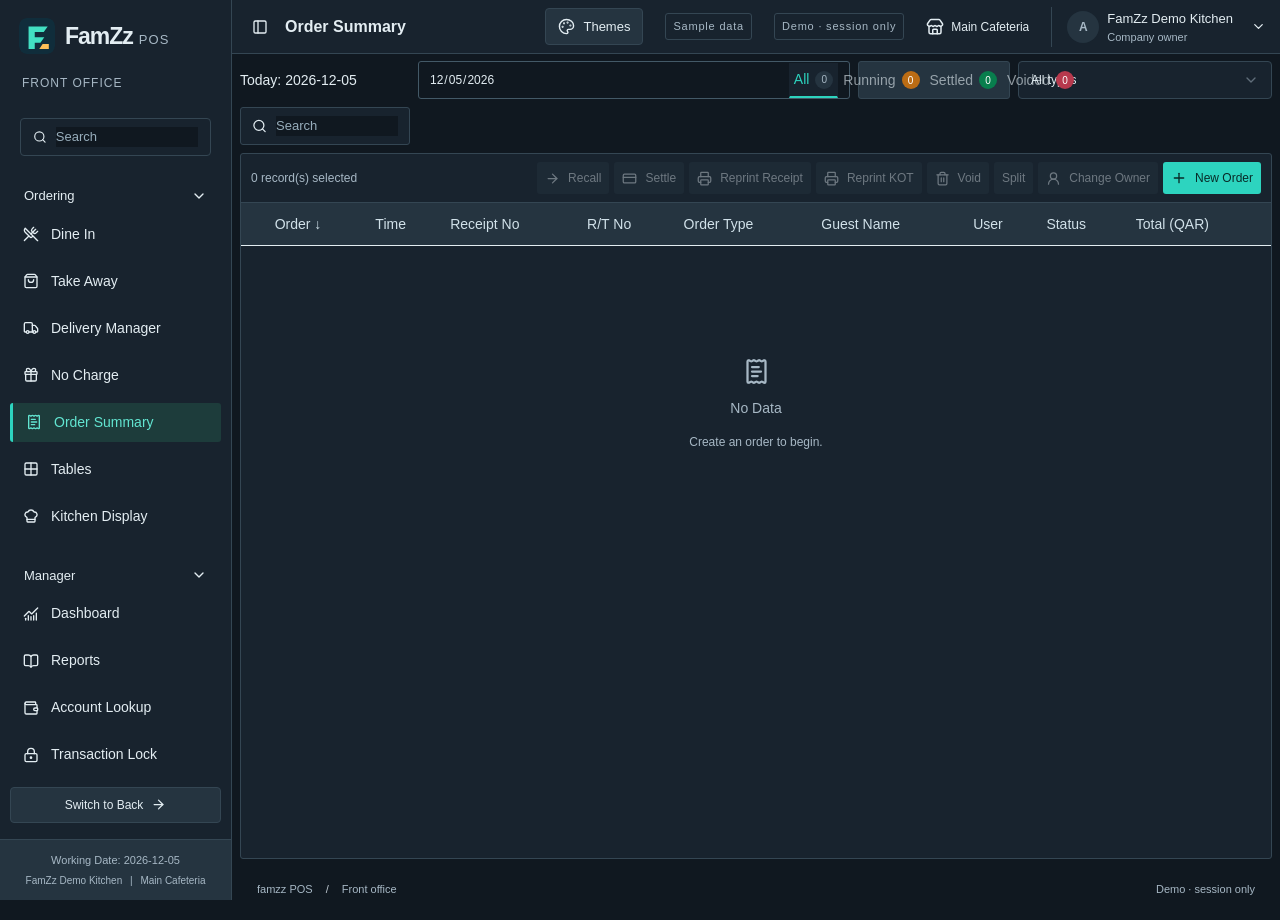
<file: index.html>
<!doctype html><html lang="en" class="dark"><head><meta charset="UTF-8"><meta name="viewport" content="width=device-width,initial-scale=1"><meta name="referrer" content="no-referrer"><meta http-equiv="Content-Security-Policy" content="default-src 'self'; script-src 'self'; style-src 'self' 'unsafe-inline'; img-src 'self' data: blob:; connect-src 'none'; base-uri 'none'; object-src 'none'; form-action 'none'"><title>FamZz POS · Interactive demo</title><link rel="icon" href="./assets/logo-B9KR36yw.svg">  <script type="module" crossorigin src="./assets/demo-C_el2x6y.js"></script>
  <link rel="modulepreload" crossorigin href="./assets/config-CSfsy0Ps.js">
  <link rel="modulepreload" crossorigin href="./assets/pos-client-Bl3bs0lG.js">
  <link rel="stylesheet" crossorigin href="./assets/pos-client-DgfQ7pgi.css">
</head><body><main><h1>FamZz POS demo</h1><p>Explore the restaurant POS with sample data. Changes stay in this browser session.</p><p>Company registration is not open yet.</p><button id="start-demo" type="button">Open demo</button></main><noscript>Enable JavaScript to try the POS demo.</noscript></body></html>
</file>
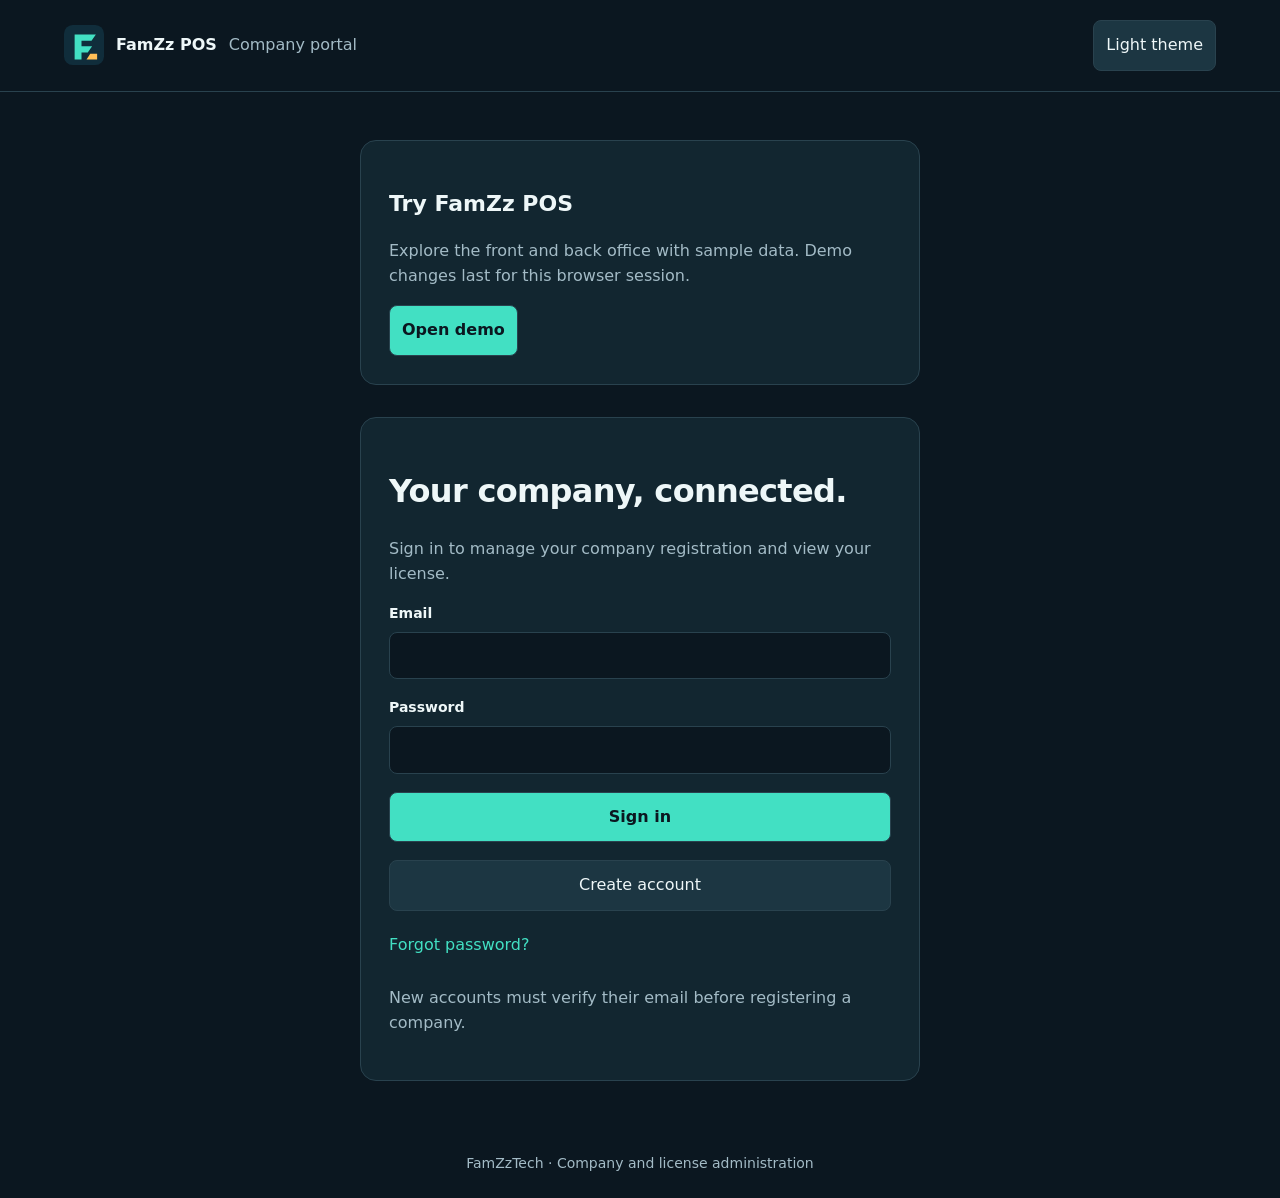
<file: portal/index.html>
<!doctype html>
<html lang="en" data-theme="dark"><head><meta charset="utf-8"><meta name="viewport" content="width=device-width,initial-scale=1"><meta name="referrer" content="no-referrer"><meta http-equiv="Content-Security-Policy" content="default-src 'self'; script-src 'self'; style-src 'self' 'unsafe-inline'; img-src 'self' data: blob:; connect-src https://wznayoxczctzgucdavvb.supabase.co; base-uri 'none'; object-src 'none'; form-action 'none'"><title>FamZz POS · Company portal</title><link rel="icon" href="./assets/logo-C8O6Y1Y2.svg">  <script type="module" crossorigin src="./assets/portal-BKH3Qmwd.js"></script>
  <link rel="modulepreload" crossorigin href="./assets/config-CSfsy0Ps.js">
  <link rel="stylesheet" crossorigin href="./assets/portal-DyUvyTRc.css">
</head>
<body><header><div class="brand"><img src="data:image/svg+xml,%3csvg%20xmlns='http://www.w3.org/2000/svg'%20viewBox='0%200%2064%2064'%3e%3ctitle%3eFamZz%20POS%3c/title%3e%3crect%20width='64'%20height='64'%20rx='14'%20fill='%23102d3b'/%3e%3cpath%20d='M17%2015h34l-7%2010H28v9h17l-7%2010H28v11H17z'%20fill='%2342e0c3'/%3e%3cpath%20d='M42%2046h11v9H36z'%20fill='%23ffbf57'/%3e%3c/svg%3e" alt="" width="40" height="40"><strong>FamZz POS</strong><span>Company portal</span></div><div><button id="theme" type="button">Light theme</button><button id="logout" hidden type="button">Sign out</button></div></header>
<main><div id="message" role="status" aria-live="polite"></div>
<section class="panel narrow"><h2>Try FamZz POS</h2><p>Explore the front and back office with sample data. Demo changes last for this browser session.</p><button id="demo" type="button" class="primary">Open demo</button></section><section id="auth" class="panel narrow"><h1>Your company, connected.</h1><p>Sign in to manage your company registration and view your license.</p><form id="auth-form"><label>Email<input name="email" type="email" autocomplete="username" required maxlength="254"></label><label>Password<input name="password" type="password" autocomplete="current-password" required minlength="12" maxlength="128"></label><button name="action" value="login" class="primary">Sign in</button><button name="action" value="signup">Create account</button></form><button id="recover" type="button" class="text">Forgot password?</button><p class="muted">New accounts must verify their email before registering a company.</p></section>
<section id="recovery" class="panel narrow" hidden><h1>Set a new password</h1><form id="password-form"><label>New password<input name="password" type="password" autocomplete="new-password" minlength="12" maxlength="128" required></label><button class="primary">Save password</button></form></section>
<section id="account" hidden><div class="heading"><div><p id="identity" class="muted"></p><h1>Your companies</h1></div><button id="refresh" type="button">Refresh</button></div><div id="companies" class="grid"></div><section id="register" class="panel narrow"><h2>Register your company</h2><p>Your 14-day trial starts when you register. It includes 5 active users and 1 outlet.</p><form id="company-form"><label>Company name<input name="company_name" maxlength="150" required></label><button class="primary">Register company</button></form></section></section>
<section id="vendor" hidden><h2>License management</h2><p>Issue or renew an annual license. Changes are recorded in the license audit.</p><form id="license-form" class="panel grid"><label>Company<select name="company" id="license-company" required></select></label><label>Start date (UTC)<input name="starts" type="date" required></label><label>Active user limit<input name="user_limit" type="number" min="1" max="10000" value="5" required></label><label>Outlet limit<input name="outlet_limit" type="number" min="1" max="1000" value="1" required></label><label>Reference<input name="customer_reference" maxlength="200"></label><label>Status<select name="is_suspended"><option value="false">Active</option><option value="true">Suspended</option></select></label><button class="primary">Save annual license</button></form><div id="audit" class="panel"></div></section>
</main><footer>FamZzTech · Company and license administration</footer></body></html>
</file>
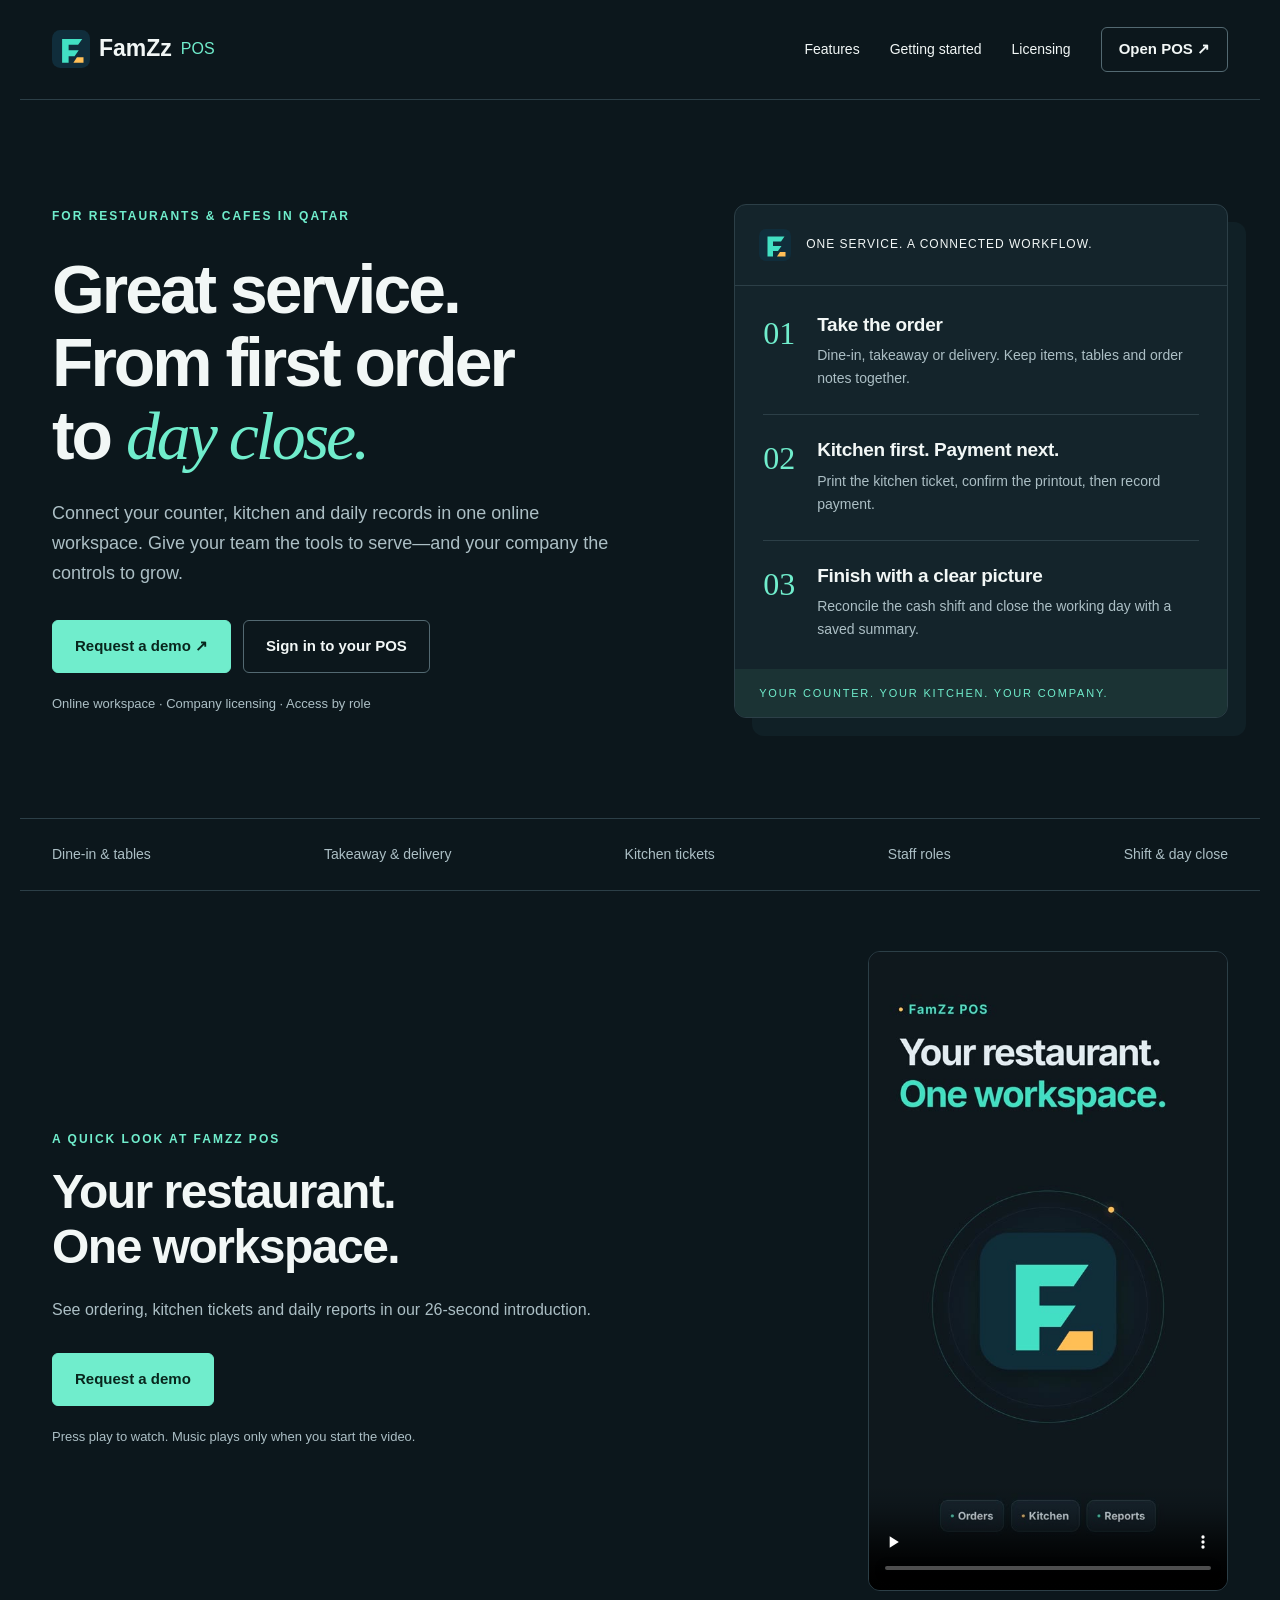
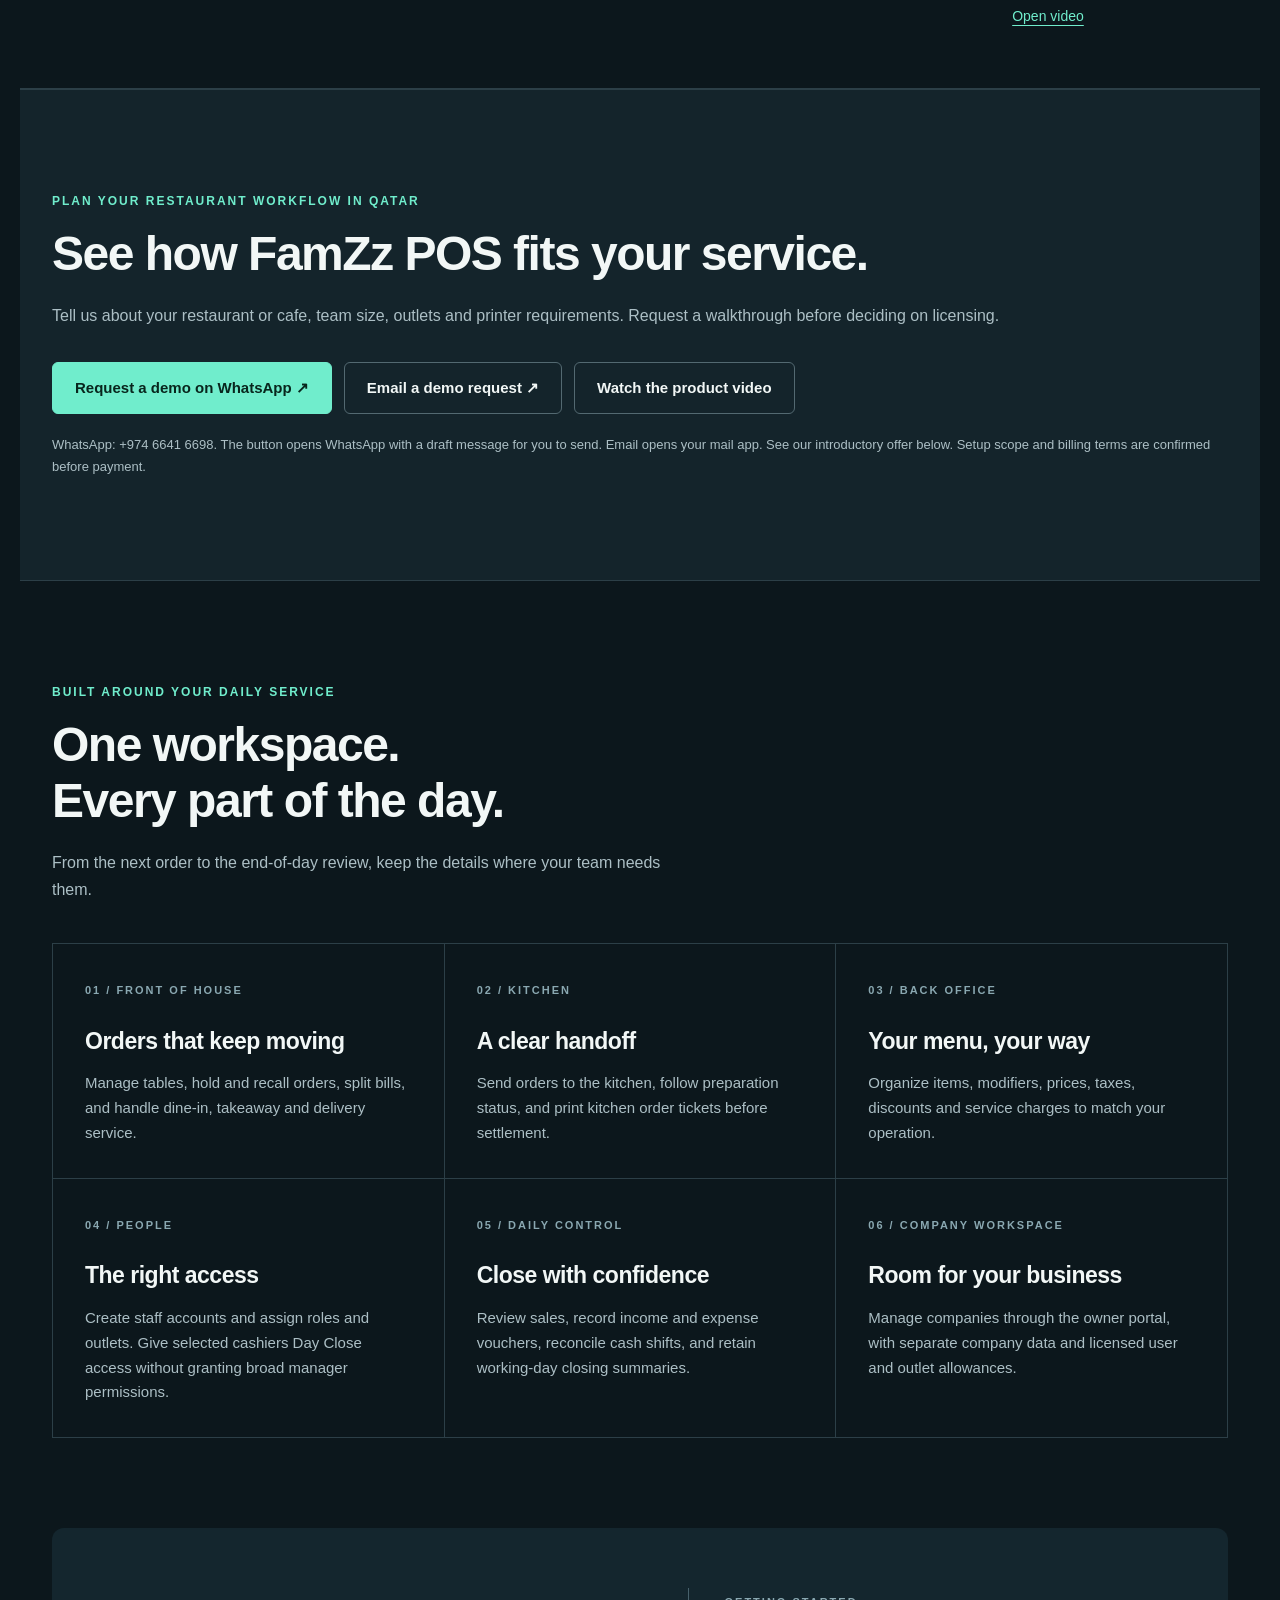
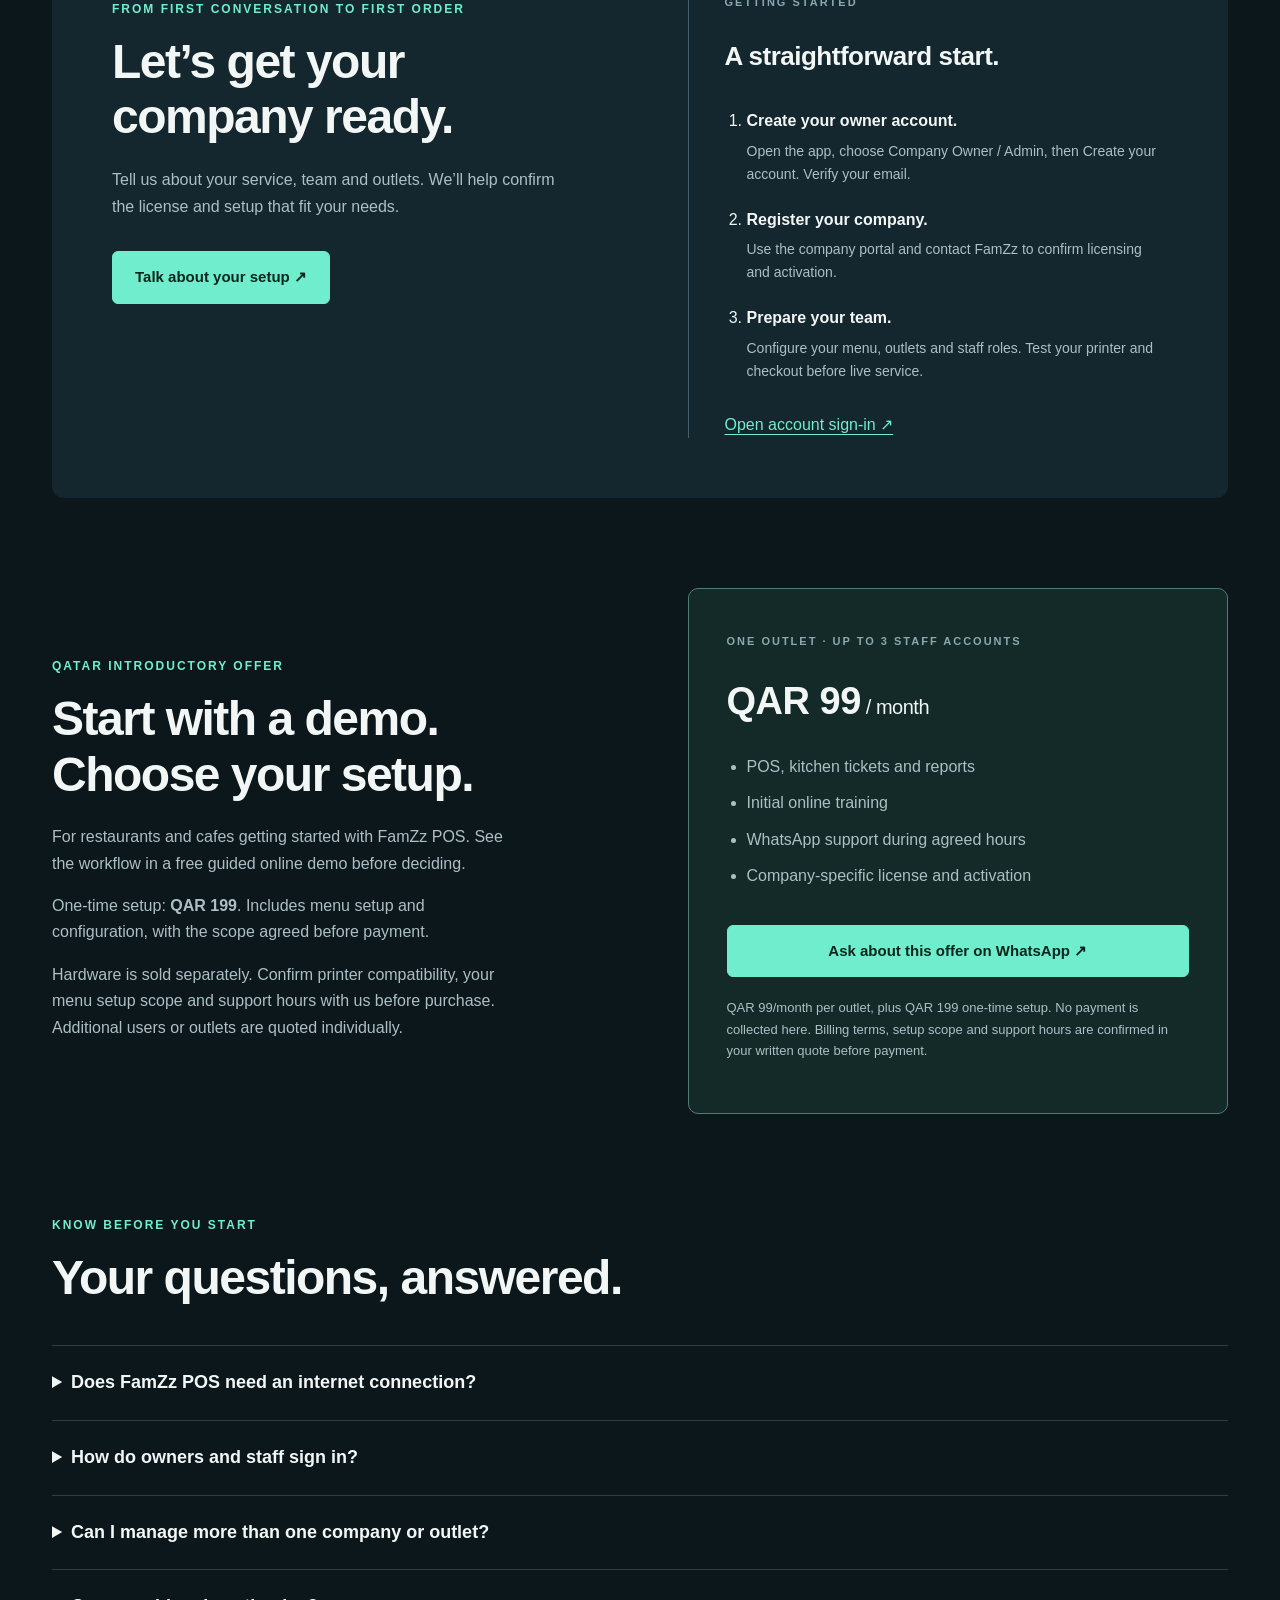
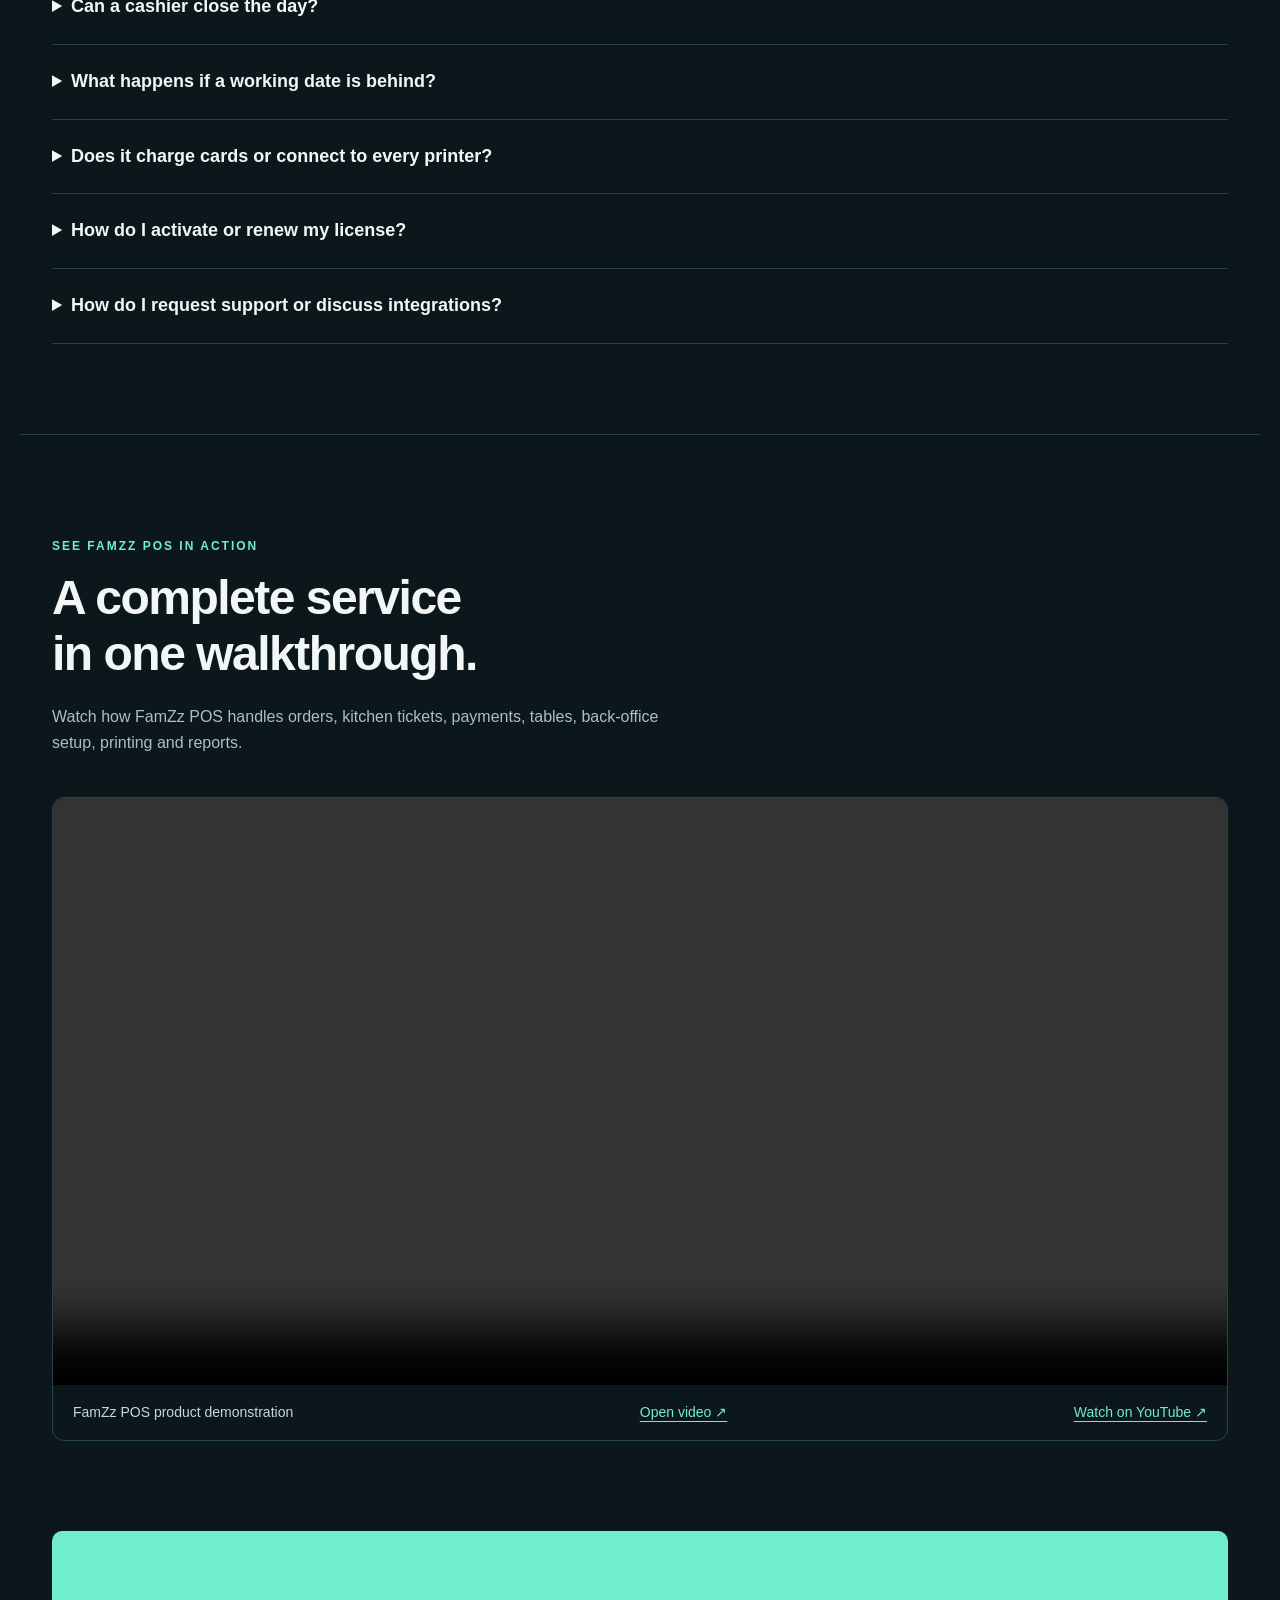
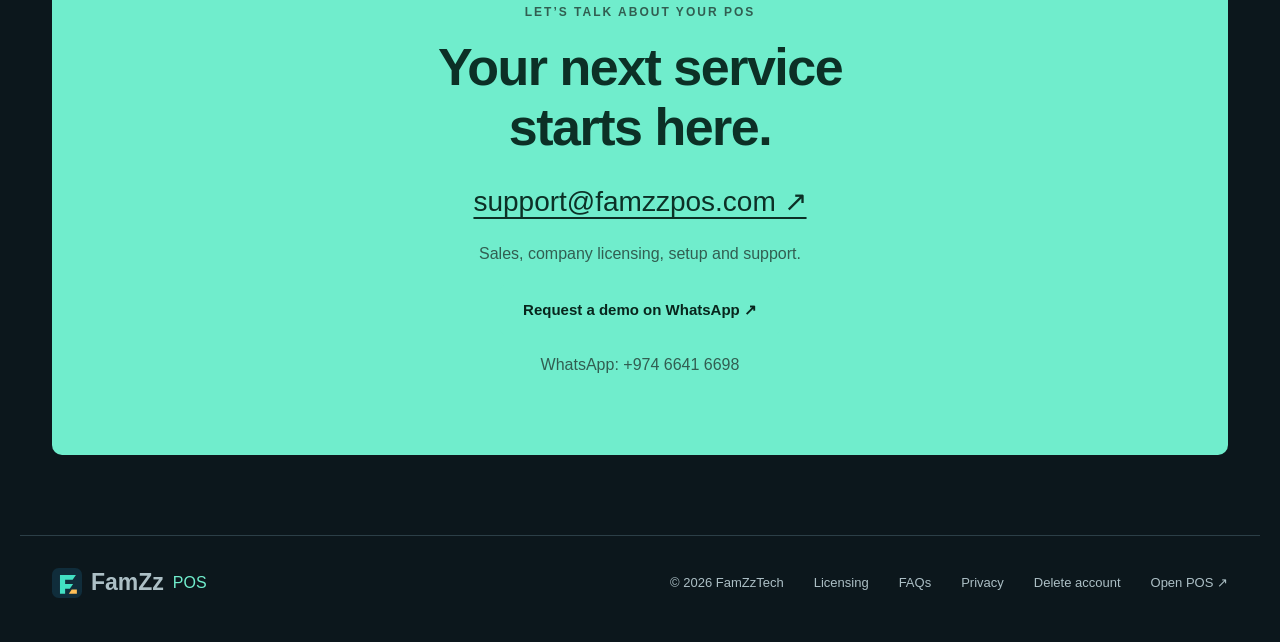
<file: website/index.html>
<!doctype html>
<html lang="en"><head><meta charset="utf-8"><meta name="viewport" content="width=device-width,initial-scale=1"><meta name="description" content="Explore FamZz POS for restaurants and cafes in Qatar. View the product demo and contact us to discuss your menu, team, outlets and licensing."><meta name="theme-color" content="#0c171c"><meta property="og:title" content="FamZz POS | Restaurant & Cafe POS Software in Qatar"><meta property="og:description" content="Explore FamZz POS for your restaurant or cafe. Watch the demo and request a walkthrough."><meta property="og:image" content="https://famzzpos.com/social-preview.png"><meta property="og:image:width" content="1200"><meta property="og:image:height" content="630"><meta property="og:image:alt" content="FamZz POS — explore your next POS workflow"><meta name="twitter:card" content="summary_large_image"><meta name="twitter:image" content="https://famzzpos.com/social-preview.png"><meta property="og:type" content="website"><meta property="og:url" content="https://famzzpos.com/"><link rel="canonical" href="https://famzzpos.com/"><title>FamZz POS | Restaurant & Cafe POS Software in Qatar</title><link rel="icon" href="logo.svg"><link rel="stylesheet" href="style.css"></head>
<body><a class="skip" href="#main">Skip to content</a><header><a class="brand" href="#"><img src="logo.svg" alt="" width="38" height="38">FamZz <span>POS</span></a><nav aria-label="Main navigation"><a href="#features">Features</a><a href="#how-it-works">Getting started</a><a href="#licensing">Licensing</a><a class="button small" href="https://app.famzzpos.com/login">Open POS ↗</a></nav></header>
<main id="main"><section class="hero"><div><p class="eyebrow">FOR RESTAURANTS & CAFES IN QATAR</p><h1>Great service.<br>From first order<br>to <em>day close.</em></h1><p class="intro">Connect your counter, kitchen and daily records in one online workspace. Give your team the tools to serve—and your company the controls to grow.</p><div class="actions"><a class="button primary" href="#request-demo">Request a demo ↗</a><a class="button" href="https://app.famzzpos.com/login">Sign in to your POS</a></div><p class="caption">Online workspace · Company licensing · Access by role</p></div><aside class="flow" aria-label="FamZz POS service workflow"><div class="flow-head"><img src="logo.svg" width="32" height="32" alt=""><span>ONE SERVICE. A CONNECTED WORKFLOW.</span></div><ol><li><span class="number">01</span><div><h2>Take the order</h2><p>Dine-in, takeaway or delivery. Keep items, tables and order notes together.</p></div></li><li><span class="number">02</span><div><h2>Kitchen first. Payment next.</h2><p>Print the kitchen ticket, confirm the printout, then record payment.</p></div></li><li><span class="number">03</span><div><h2>Finish with a clear picture</h2><p>Reconcile the cash shift and close the working day with a saved summary.</p></div></li></ol><div class="flow-foot">YOUR COUNTER. YOUR KITCHEN. YOUR COMPANY.</div></aside></section>
<div class="ribbon"><span>Dine-in & tables</span><span>Takeaway & delivery</span><span>Kitchen tickets</span><span>Staff roles</span><span>Shift & day close</span></div>
<section class="promo-section" id="promo" aria-labelledby="promo-title"><div class="promo-copy"><p class="eyebrow">A QUICK LOOK AT FAMZZ POS</p><h2 id="promo-title">Your restaurant.<br>One workspace.</h2><p>See ordering, kitchen tickets and daily reports in our 26-second introduction.</p><a class="button primary" href="#request-demo">Request a demo</a><p class="caption">Press play to watch. Music plays only when you start the video.</p></div><div class="promo-player"><video controls playsinline preload="none" poster="demo/FamZz-POS-Promo-Poster.jpg" width="1080" height="1920" aria-label="FamZz POS 26-second restaurant introduction"><source src="demo/FamZz-POS-Promo.mp4" type="video/mp4">Your browser does not support HTML video. <a href="demo/FamZz-POS-Promo.mp4">Open the introduction video</a>.</video><a class="text-link promo-open" href="demo/FamZz-POS-Promo.mp4">Open video</a></div></section>
<section id="request-demo" class="demo-request"><p class="eyebrow">PLAN YOUR RESTAURANT WORKFLOW IN QATAR</p><h2>See how FamZz POS fits your service.</h2><p>Tell us about your restaurant or cafe, team size, outlets and printer requirements. Request a walkthrough before deciding on licensing.</p><div class="actions"><a class="button primary" href="https://wa.me/97466416698?text=Hello%20FamZz%20POS%2C%20I%20would%20like%20to%20request%20a%20demo%20for%20my%20business.">Request a demo on WhatsApp ↗</a><a class="button" href="mailto:support@famzzpos.com?subject=FamZz%20POS%20demo%20request%20-%20Qatar&amp;body=Business%20name%3A%0ACity%3A%0AOutlets%3A%0ATeam%20size%3A%0APreferred%20demo%20time%3A">Email a demo request ↗</a><a class="button" href="#demo">Watch the product video</a></div><p class="caption">WhatsApp: +974 6641 6698. The button opens WhatsApp with a draft message for you to send. Email opens your mail app. See our introductory offer below. Setup scope and billing terms are confirmed before payment.</p></section>
<section id="features"><div class="section-head"><p class="eyebrow">BUILT AROUND YOUR DAILY SERVICE</p><h2>One workspace.<br>Every part of the day.</h2><p>From the next order to the end-of-day review, keep the details where your team needs them.</p></div><div class="grid"><article><span class="index">01 / FRONT OF HOUSE</span><h3>Orders that keep moving</h3><p>Manage tables, hold and recall orders, split bills, and handle dine-in, takeaway and delivery service.</p></article><article><span class="index">02 / KITCHEN</span><h3>A clear handoff</h3><p>Send orders to the kitchen, follow preparation status, and print kitchen order tickets before settlement.</p></article><article><span class="index">03 / BACK OFFICE</span><h3>Your menu, your way</h3><p>Organize items, modifiers, prices, taxes, discounts and service charges to match your operation.</p></article><article><span class="index">04 / PEOPLE</span><h3>The right access</h3><p>Create staff accounts and assign roles and outlets. Give selected cashiers Day Close access without granting broad manager permissions.</p></article><article><span class="index">05 / DAILY CONTROL</span><h3>Close with confidence</h3><p>Review sales, record income and expense vouchers, reconcile cash shifts, and retain working-day closing summaries.</p></article><article><span class="index">06 / COMPANY WORKSPACE</span><h3>Room for your business</h3><p>Manage companies through the owner portal, with separate company data and licensed user and outlet allowances.</p></article></div></section>
<section class="demo-section" id="how-it-works"><div><p class="eyebrow">FROM FIRST CONVERSATION TO FIRST ORDER</p><h2>Let’s get your<br>company ready.</h2><p>Tell us about your service, team and outlets. We’ll help confirm the license and setup that fit your needs.</p><a class="button primary" href="mailto:support@famzzpos.com?subject=FamZz%20POS%20setup%20enquiry">Talk about your setup ↗</a></div><div class="note"><span class="index">GETTING STARTED</span><h3>A straightforward start.</h3><ol class="steps"><li><b>Create your owner account.</b><p>Open the app, choose Company Owner / Admin, then Create your account. Verify your email.</p></li><li><b>Register your company.</b><p>Use the company portal and contact FamZz to confirm licensing and activation.</p></li><li><b>Prepare your team.</b><p>Configure your menu, outlets and staff roles. Test your printer and checkout before live service.</p></li></ol><a class="text-link" href="https://app.famzzpos.com/login">Open account sign-in ↗</a></div></section>
<section id="licensing" class="license"><div><p class="eyebrow">QATAR INTRODUCTORY OFFER</p><h2>Start with a demo.<br>Choose your setup.</h2><p>For restaurants and cafes getting started with FamZz POS. See the workflow in a free guided online demo before deciding.</p><p>One-time setup: <strong>QAR 199</strong>. Includes menu setup and configuration, with the scope agreed before payment.</p><p>Hardware is sold separately. Confirm printer compatibility, your menu setup scope and support hours with us before purchase. Additional users or outlets are quoted individually.</p></div><div class="price"><span class="index">ONE OUTLET · UP TO 3 STAFF ACCOUNTS</span><h3>QAR 99<span class="offer-period"> / month</span></h3><ul><li>POS, kitchen tickets and reports</li><li>Initial online training</li><li>WhatsApp support during agreed hours</li><li>Company-specific license and activation</li></ul><a class="button primary" href="https://wa.me/97466416698?text=Hello%20FamZz%20POS%2C%20I%20am%20interested%20in%20the%20QAR%2099%2Fmonth%20offer%20and%20QAR%20199%20setup.%20Please%20arrange%20a%20free%20demo%20and%20confirm%20the%20details.">Ask about this offer on WhatsApp ↗</a><p class="caption">QAR 99/month per outlet, plus QAR 199 one-time setup. No payment is collected here. Billing terms, setup scope and support hours are confirmed in your written quote before payment.</p></div></section>
<section id="support"><div class="section-head"><p class="eyebrow">KNOW BEFORE YOU START</p><h2>Your questions, answered.</h2></div><div class="faq"><details><summary>Does FamZz POS need an internet connection?</summary><p>Yes. The current online POS needs an active internet connection to sign in, load company data and save transactions. Plan reliable connectivity for your service.</p></details><details><summary>How do owners and staff sign in?</summary><p>Owners and administrators use their FamZz account through Company Owner / Admin. Staff use the Company ID, username and password supplied by their company administrator.</p></details><details><summary>Can I manage more than one company or outlet?</summary><p>The company portal supports multiple companies, with separate company workspaces. Outlet access is assigned to staff, and the number of outlets and active users is governed by each company license.</p></details><details><summary>Can a cashier close the day?</summary><p>Yes, when an administrator enables the dedicated Day Close permission on their role. Running and held orders must be resolved, and any open cash shift must be closed and reconciled first.</p></details><details><summary>What happens if a working date is behind?</summary><p>When an authorized user opens the app without an active draft, past working dates can catch up to the current local date. Open orders and cash shifts block catch-up until reconciled. This is session-triggered, not an unattended midnight service.</p></details><details><summary>Does it charge cards or connect to every printer?</summary><p>The POS records the selected payment method; it does not automatically charge a card terminal. Kitchen tickets and receipts use browser printing. Confirm printer compatibility and any payment or integration requirements with us before purchase.</p></details><details><summary>How do I activate or renew my license?</summary><p>Contact us with your company details and required user and outlet allowances. The introductory package is QAR 99/month per outlet with up to 3 staff accounts, plus QAR 199 one-time setup. FamZz confirms the terms and manages license activation or renewal centrally. Staff cannot issue or change company licenses.</p></details><details><summary>How do I request support or discuss integrations?</summary><p>Email your company name, a description of the issue, and relevant hardware or integration requirements. Do not send passwords, payment-card details or session tokens. Integration availability and setup are confirmed individually.</p></details></div></section>
<section class="video-demo demo-layout-1" id="demo"><div class="section-head demo-layout-2"><p class="eyebrow">SEE FAMZZ POS IN ACTION</p><h2>A complete service<br>in one walkthrough.</h2><p>Watch how FamZz POS handles orders, kitchen tickets, payments, tables, back-office setup, printing and reports.</p></div><div class="video-card demo-layout-3"><video controls preload="metadata" playsinline aria-label="FamZz POS product demonstration" class="demo-layout-4"><source src="demo/FamZz-POS-Lemon-Squeezy-Demo.mp4" type="video/mp4">Your browser does not support HTML video. <a href="demo/FamZz-POS-Lemon-Squeezy-Demo.mp4">Open the demo video</a>.</video><div class="video-meta demo-layout-5"><span>FamZz POS product demonstration</span><a class="text-link demo-layout-6" href="demo/FamZz-POS-Lemon-Squeezy-Demo.mp4">Open video ↗</a><a class="text-link demo-layout-7" href="https://www.youtube.com/watch?v=cU-9arG1JxU">Watch on YouTube ↗</a></div></div></section>
<section class="contact" id="contact"><p class="eyebrow">LET’S TALK ABOUT YOUR POS</p><h2>Your next service<br>starts here.</h2><a class="email" href="mailto:support@famzzpos.com?subject=FamZz%20POS%20enquiry">support@famzzpos.com ↗</a><p>Sales, company licensing, setup and support.</p><a class="button primary" href="https://wa.me/97466416698?text=Hello%20FamZz%20POS%2C%20I%20would%20like%20to%20request%20a%20demo%20for%20my%20business.">Request a demo on WhatsApp ↗</a><p>WhatsApp: +974 6641 6698</p></section></main>
<footer><a class="brand" href="#"><img src="logo.svg" alt="" width="30" height="30">FamZz <span>POS</span></a><span>© 2026 FamZzTech</span><a href="#licensing">Licensing</a><a href="#support">FAQs</a><a href="/privacy/">Privacy</a><a href="/delete-account/">Delete account</a><a href="https://app.famzzpos.com/login">Open POS ↗</a></footer></body></html>
</file>
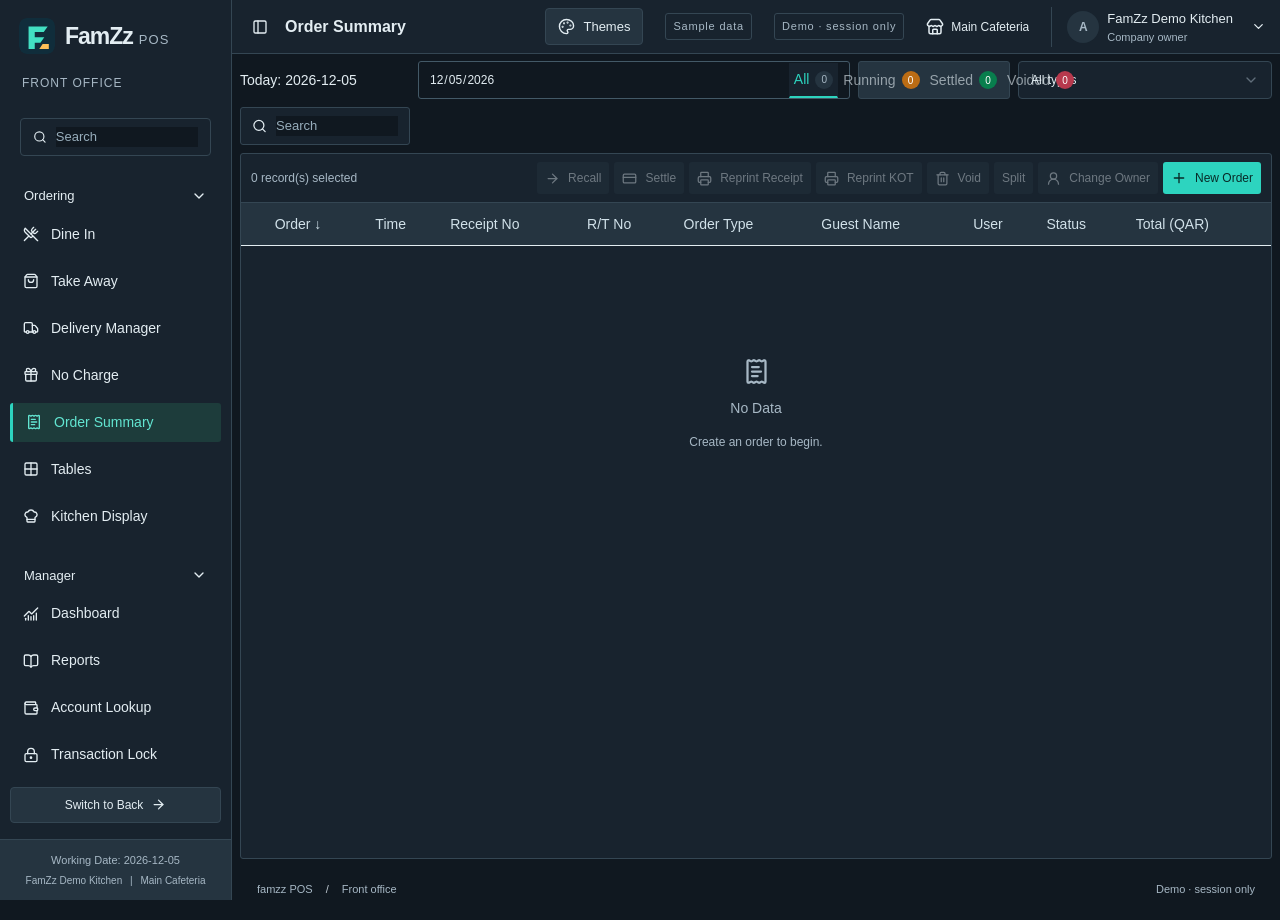
<file: portal/demo.html>
<!doctype html><html lang="en" class="dark"><head><meta charset="UTF-8"><meta name="viewport" content="width=device-width,initial-scale=1"><meta name="referrer" content="no-referrer"><meta http-equiv="Content-Security-Policy" content="default-src 'self'; script-src 'self'; style-src 'self' 'unsafe-inline'; img-src 'self' data: blob:; connect-src 'none'; base-uri 'none'; object-src 'none'; form-action 'none'"><title>FamZz POS · Interactive demo</title><link rel="icon" href="./assets/logo-C8O6Y1Y2.svg">  <script type="module" crossorigin src="./assets/demo-CV9cN_pi.js"></script>
  <link rel="modulepreload" crossorigin href="./assets/config-CSfsy0Ps.js">
  <link rel="modulepreload" crossorigin href="./assets/pos-client-DF4P834O.js">
  <link rel="stylesheet" crossorigin href="./assets/pos-client-DgfQ7pgi.css">
</head><body><main><h1>FamZz POS demo</h1><p>Explore the restaurant POS with sample data. Changes stay in this browser session.</p><p>Company registration is not open yet.</p><button id="start-demo" type="button">Open demo</button></main><noscript>Enable JavaScript to try the POS demo.</noscript></body></html>
</file>
<file: portal/assets/portal-DyUvyTRc.css>
:root{--lightningcss-light: ;--lightningcss-dark:initial;color-scheme:dark;--bg:#0b1720;--panel:#122630;--line:#29424e;--fg:#eef7f8;--muted:#a3bbc6;--accent:#42e0c3;--button:#1c3642}html[data-theme=light]{--lightningcss-light:initial;--lightningcss-dark: ;color-scheme:light;--bg:#f2f6f8;--panel:#fff;--line:#d2e0e5;--fg:#102d3b;--muted:#47626f;--accent:#087e6a;--button:#edf4f6}*{box-sizing:border-box}body{background:var(--bg);color:var(--fg);margin:0;font:16px/1.55 system-ui,sans-serif}header{border-bottom:1px solid var(--line);justify-content:space-between;align-items:center;gap:20px;padding:20px 5%;display:flex}.brand{align-items:center;gap:12px;display:flex}.brand span{color:var(--muted)}main{max-width:1120px;min-height:70vh;margin:48px auto;padding:0 24px}.panel{background:var(--panel);border:1px solid var(--line);border-radius:16px;margin-bottom:24px;padding:28px}.narrow{max-width:560px;margin:32px auto}.muted,p{color:var(--muted)}h1{letter-spacing:-.7px;font-size:32px;line-height:1.2}h2{font-size:22px}form{gap:18px;display:grid}label{gap:7px;font-size:14px;font-weight:600;display:grid}input,select,button{font:inherit;border:1px solid var(--line);color:var(--fg);background:var(--bg);border-radius:8px;min-width:0;padding:12px}button{background:var(--button);cursor:pointer}button:hover{border-color:var(--accent)}button:disabled{opacity:.55;cursor:wait}.primary{background:var(--accent);color:var(--bg);font-weight:700}.text{color:var(--accent);background:0 0;border:0;margin-top:10px;padding-left:0}.grid{grid-template-columns:repeat(auto-fit,minmax(260px,1fr));gap:20px;display:grid}.heading{justify-content:space-between;align-items:center;display:flex}#message:not(:empty){border-left:4px solid var(--accent);background:var(--panel);margin-bottom:20px;padding:14px 18px}dl{grid-template-columns:1fr 1fr;gap:10px;display:grid}dd{text-align:right;overflow-wrap:anywhere;margin:0}dt{color:var(--muted)}footer{text-align:center;color:var(--muted);padding:24px;font-size:14px}[hidden]{display:none!important}:focus-visible{outline:3px solid var(--accent);outline-offset:3px}@media (width<=650px){header{flex-wrap:wrap}.brand span{display:none}main{margin:24px auto;padding:0 16px}.panel{padding:20px}h1{font-size:27px}}:root .members-dialog{background:var(--bg);width:min(760px,94vw);max-height:90vh;color:var(--fg);border:1px solid var(--line);border-radius:16px;padding:24px;overflow:auto}.members-dialog::backdrop{background:#0009}.member-row{border-top:1px solid var(--line);padding:20px 0}.member-row code{overflow-wrap:anywhere}.members-dialog>.panel{margin:0}#identity{overflow-wrap:anywhere}
</file>
<file: website/style.css>
:root{color-scheme:dark;--bg:#0c171c;--panel:#14242b;--ink:#f2f7f6;--muted:#acbfC5;--line:#2c3f47;--mint:#70edcc}*{box-sizing:border-box}html{scroll-behavior:smooth;scroll-padding-top:30px}body{margin:0;background:var(--bg);color:var(--ink);font-family:Arial,Helvetica,sans-serif;font-size:16px;line-height:1.65}a{color:inherit;text-decoration:none}a:focus-visible,summary:focus-visible{outline:3px solid var(--mint);outline-offset:5px}header,main,footer{max-width:1240px;margin:auto}header{display:flex;align-items:center;justify-content:space-between;padding:27px 32px;border-bottom:1px solid var(--line);gap:24px}.brand{display:flex;align-items:center;gap:9px;font-size:23px;font-weight:700;white-space:nowrap}.brand span{color:var(--mint);font-size:16px;font-weight:400}nav{display:flex;align-items:center;gap:30px;font-size:14px}nav a:hover,.faq a:hover,footer a:hover{color:var(--mint)}.button{display:inline-flex;justify-content:center;align-items:center;gap:20px;padding:13px 22px;border:1px solid #536971;border-radius:6px;font-weight:600;font-size:15px;transition:background .2s,transform .2s}.button:hover{background:#244038;transform:translateY(-2px)}.primary{background:var(--mint);border-color:var(--mint);color:#08261d}.primary:hover{background:#a5f6e0;color:#08261d}.small{padding:9px 17px}section{padding:90px 32px}.hero{display:grid;grid-template-columns:1.25fr 1fr;gap:65px;align-items:center;padding-top:95px;padding-bottom:90px}.eyebrow,.index{font-size:12px;font-weight:700;letter-spacing:2px;color:var(--mint)}h1{font-size:clamp(44px,5.3vw,70px);line-height:1.08;letter-spacing:-3px;margin:26px 0}h1 em{font-family:Georgia,serif;font-weight:400;color:var(--mint)}h2{font-size:clamp(32px,4vw,48px);line-height:1.16;letter-spacing:-1.5px;margin:14px 0 22px}h3{font-size:23px;line-height:1.3;letter-spacing:-.5px}p{color:var(--muted)}.intro{font-size:18px;max-width:560px}.actions{display:flex;flex-wrap:wrap;gap:12px;margin-top:32px}.caption{font-size:13px;line-height:1.65;margin-top:20px}.flow{background:var(--panel);border:1px solid var(--line);border-radius:12px;box-shadow:18px 18px 0 #102026;overflow:hidden}.flow-head{padding:24px;display:flex;align-items:center;gap:15px;border-bottom:1px solid var(--line);font-size:12px;letter-spacing:1px}.flow ol{list-style:none;padding:4px 28px;margin:0}.flow li{display:flex;gap:22px;padding:24px 0;border-bottom:1px solid var(--line)}.flow li:last-child{border:0}.number{font-family:Georgia,serif;font-size:32px;color:var(--mint);line-height:1.2}.flow h2{font-size:19px;letter-spacing:-.3px;margin:0 0 8px}.flow p{font-size:14px;margin:0}.flow-foot{background:#1b3334;color:var(--mint);font-size:11px;letter-spacing:1.8px;padding:15px 24px}.ribbon{display:flex;justify-content:space-between;gap:20px;flex-wrap:wrap;padding:24px 32px;border-block:1px solid var(--line);font-size:14px;color:var(--muted)}.section-head{max-width:620px;margin-bottom:40px}.grid{display:grid;grid-template-columns:repeat(3,1fr);gap:0;border-top:1px solid var(--line);border-left:1px solid var(--line)}.grid article{padding:32px;border-right:1px solid var(--line);border-bottom:1px solid var(--line)}.grid h3{margin:24px 0 12px}.grid p{font-size:15px;margin-bottom:0}.index{color:#8aa8b1;font-size:11px}.demo-section{display:grid;grid-template-columns:1fr 1fr;gap:95px;background:#14262e;margin:0 32px;padding:60px;border-radius:12px}.demo-section p{max-width:450px}.demo-section .button{margin-top:15px}.note{border-left:1px solid #47616c;padding-left:36px}.note h3{font-size:26px}.license{display:grid;grid-template-columns:1fr 1fr;gap:95px;align-items:center}.license>div>p{max-width:470px}.price{border:1px solid #517c72;border-radius:10px;padding:38px;background:#132a29}.price h3{font-size:38px;margin:23px 0}.price ul{padding-left:20px;color:var(--muted);margin-bottom:30px}.price li{padding:5px 0}.price .button{width:100%}#support{padding-top:0}.faq{border-top:1px solid var(--line)}details{border-bottom:1px solid var(--line);padding:22px 0}summary{font-size:18px;cursor:pointer;font-weight:600}details p{max-width:850px;margin-bottom:10px}details a{color:var(--mint);text-decoration:underline}.contact{text-align:center;background:var(--mint);color:#0c3026;margin:0 32px 80px;border-radius:10px;padding:60px 25px}.contact .eyebrow,.contact p{color:#315e51}.contact h2{font-size:52px}.email{font-size:clamp(18px,3vw,28px);text-decoration:underline;text-underline-offset:6px;overflow-wrap:anywhere}footer{display:flex;align-items:center;gap:30px;padding:28px 32px 40px;border-top:1px solid var(--line);font-size:13px;color:var(--muted)}footer .brand{margin-right:auto}.skip{position:absolute;left:16px;top:-90px;background:var(--mint);color:#08261d;padding:12px;z-index:10}.skip:focus{top:10px}@media(max-width:850px){header{flex-wrap:wrap}nav{gap:20px;flex-wrap:wrap}.hero{grid-template-columns:1fr;gap:40px;padding-top:50px}.flow{max-width:580px;box-shadow:none}.grid{grid-template-columns:repeat(2,1fr)}.demo-section,.license{grid-template-columns:1fr;gap:36px}.demo-section{padding:35px}.note{padding-left:24px}section{padding:60px 24px}h1{letter-spacing:-2px}footer{flex-wrap:wrap}}@media(max-width:520px){header{padding:20px}nav{gap:15px;font-size:14px}.small{padding:8px 12px}.grid{grid-template-columns:1fr}.demo-section,.contact{margin-left:20px;margin-right:20px}.ribbon{justify-content:flex-start}.price{padding:25px}.contact h2{font-size:39px}.actions .button{width:100%}footer .brand{width:100%}}@media(prefers-reduced-motion:reduce){html{scroll-behavior:auto}.button{transition:none}}

.steps{padding-left:22px}.steps li{padding:8px 0}.steps p{font-size:14px;margin:5px 0}.text-link{color:var(--mint);text-decoration:underline;text-underline-offset:4px}summary{padding-right:16px}header nav .button{white-space:nowrap}@media(max-width:520px){header nav{gap:12px}.hero{padding-inline:20px}h1{font-size:44px}.flow ol{padding-inline:20px}}

/* Keep intrinsic demo-video dimensions inside the page at every viewport. */
.video-card{min-width:0;max-width:100%}.video-card video{max-width:100%;height:auto;object-fit:contain}.video-meta{flex-wrap:wrap;overflow-wrap:anywhere}.demo-request{border-block:1px solid var(--line);background:var(--panel)}
@media(max-width:520px){.video-demo{padding:60px 20px!important}.video-meta{align-items:flex-start!important}.demo-request .button{width:100%}}

/* Demo layout: external styles remain compatible with the existing CSP. */
.demo-layout-1{padding:90px 32px;border-top:1px solid var(--line)}
.demo-layout-2{max-width:620px}
.demo-layout-3{margin-top:38px;background:#0c171c;border:1px solid #29434a;border-radius:12px;overflow:hidden}
.demo-layout-4{display:block;width:100%;max-height:680px;background:#071015}
.demo-layout-5{display:flex;justify-content:space-between;align-items:center;gap:20px;padding:16px 20px;color:#c6d8d9;font-size:14px}
.demo-layout-6{color:var(--mint)}
.demo-layout-7{color:var(--mint)}

.offer-period{font-size:20px;font-weight:400;white-space:nowrap}

/* Short introduction: user-controlled playback, mobile-friendly vertical framing. */
.promo-section{display:grid;grid-template-columns:1fr 360px;gap:70px;align-items:center;border-bottom:1px solid var(--line);padding-block:60px}
.promo-copy{max-width:580px}.promo-copy .button{margin-top:14px}.promo-copy .caption{max-width:420px}
.promo-player{min-width:0;display:flex;flex-direction:column;align-items:center;gap:14px}
.promo-player video{display:block;width:100%;height:auto;aspect-ratio:9/16;border:1px solid var(--line);border-radius:12px;background:#101820;object-fit:contain}
.promo-open{font-size:14px}
@media(max-width:850px){.promo-section{grid-template-columns:1fr;gap:30px}.promo-player{width:min(100%,320px);justify-self:center}}
@media(max-width:520px){.promo-section{padding:48px 20px}.promo-copy .button{width:100%}.promo-player{width:min(100%,280px)}}
</file>
